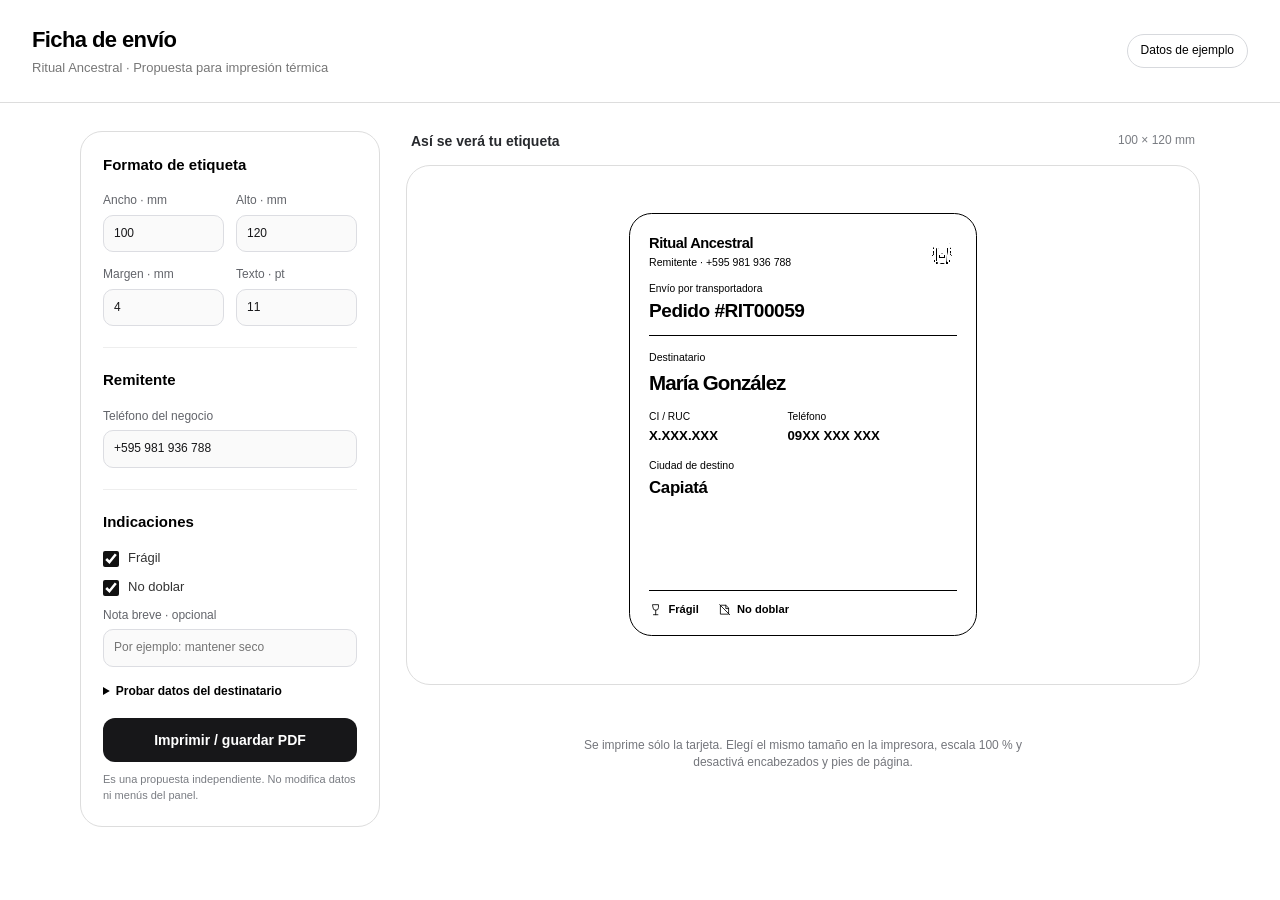
<file: etiqueta-envio.html>
<!doctype html>
<html lang="es"><head><meta charset="utf-8"><meta name="viewport" content="width=device-width,initial-scale=1"><title>Ficha de envío · Ritual Ancestral</title>
<style>
*{box-sizing:border-box}body{margin:0;background:#f3f4f6;color:#171719;font:14px/1.45 -apple-system,BlinkMacSystemFont,'Segoe UI',sans-serif}header{padding:24px 32px;background:#fff;border-bottom:1px solid #e5e6e9;display:flex;align-items:center;justify-content:space-between;gap:16px}h1{font-size:22px;letter-spacing:-.6px;margin:0}header p{margin:3px 0 0;color:#777;font-size:13px}.demo{font-size:12px;border:1px solid #d7d9dd;border-radius:99px;padding:7px 13px;white-space:nowrap}.layout{max-width:1160px;margin:28px auto;display:grid;grid-template-columns:300px minmax(0,1fr);gap:26px;padding:0 20px}.controls{background:#fff;border:1px solid #e5e6e9;border-radius:22px;padding:22px;align-self:start}h2{font-size:15px;margin:0 0 17px}.fields{display:grid;grid-template-columns:1fr 1fr;gap:14px 12px}label{display:block;font-size:12px;color:#62646a}input,select{display:block;width:100%;font:inherit;color:#171719;border:1px solid #dcdde2;background:#fafafa;border-radius:10px;padding:9px 10px;margin-top:5px;min-width:0}input:focus-visible,button:focus-visible{outline:3px solid #c3c5ca;outline-offset:2px}.wide{grid-column:1/-1}hr.ui{border:0;border-top:1px solid #eee;margin:21px 0}.check{display:flex;align-items:center;gap:9px;font-size:13px;color:#333;margin:10px 0}.check input{width:16px;height:16px;accent-color:#111;margin:0}.print{width:100%;border:0;background:#171719;color:#fff;border-radius:12px;padding:12px;font:inherit;font-weight:650;cursor:pointer;margin-top:18px}.print:disabled{opacity:.4;cursor:not-allowed}.hint{font-size:11px;color:#797c82;margin:10px 0 0}.stage{min-width:0;display:flex;flex-direction:column;align-items:center;gap:14px}.stage-head{width:100%;display:flex;align-items:center;justify-content:space-between;color:#797c82;font-size:12px;padding:0 5px}.stage-head strong{font-size:14px;color:#27292d}.preview-area{width:100%;padding:32px 18px;display:flex;justify-content:center;background:#e9eaed;border:1px solid #e0e1e4;border-radius:24px;overflow:auto}.paper{width:100mm;height:150mm;padding:4mm;flex:none;background:#fff;box-shadow:0 10px 32px #161a2420}.label{height:100%;width:100%;border:.4mm solid #000;border-radius:5mm;padding:5mm;display:flex;flex-direction:column;color:#000;background:#fff;font-size:11pt;line-height:1.3;overflow:hidden}.label svg{width:1.3em;height:1.3em;fill:none;stroke:#000;stroke-width:1.8;stroke-linecap:round;stroke-linejoin:round;flex:none}.sender{display:flex;justify-content:space-between;align-items:flex-start;gap:8px}.sender strong{font-size:1.13em;letter-spacing:-.03em;display:block}.sender small{display:block;font-size:.69em;margin-top:3px}.brand-mark{width:9mm;height:9mm;border:.35mm solid #000;border-radius:3mm;display:grid;place-items:center;font-weight:750;font-size:.9em;letter-spacing:-.8px;flex:none}.order{margin-top:5mm;border:.35mm solid #000;border-radius:3mm;padding:2.6mm 3mm;display:flex;align-items:center;justify-content:space-between;gap:8px}.order strong{font-size:1.14em;letter-spacing:-.025em}.label .sub{font-size:.68em;font-weight:500}.divider{border:0;border-top:.25mm solid #000;width:100%;margin:4.5mm 0}.recipient small,.city small,.address small{font-size:.73em;display:block;margin-bottom:1.4mm}.recipient strong{font-size:1.8em;line-height:1.08;letter-spacing:-.04em;font-weight:760;display:block;overflow-wrap:anywhere}.contact{display:grid;gap:2.6mm;margin-top:4.5mm}.contact-row{display:flex;align-items:center;gap:3mm}.contact-row>div{display:flex;flex-direction:column}.contact-row small{font-size:.68em}.contact-row strong{font-size:1em;font-weight:620;overflow-wrap:anywhere}.city{display:flex;gap:3mm;align-items:center;margin-top:5mm}.city strong{font-size:1.6em;letter-spacing:-.03em;line-height:1.1;overflow-wrap:anywhere}.address{margin-top:3mm;font-size:.88em;overflow-wrap:anywhere}.care{margin-top:auto;padding-top:4mm}.care-inner{border-top:.25mm solid #000;padding-top:3mm}.badges{display:flex;gap:2mm;flex-wrap:wrap}.badge{display:inline-flex;align-items:center;gap:1.6mm;border:.3mm solid #000;border-radius:2.4mm;padding:1.5mm 2.3mm;font-size:.78em;font-weight:650}.badge svg{width:1.15em;height:1.15em}.note{font-size:.75em;margin-top:2mm;overflow-wrap:anywhere}.error{color:#a11;font-size:12px;text-align:center;max-width:450px}details{margin-top:16px}summary{cursor:pointer;font-size:12px;font-weight:600}details .fields{margin-top:12px}.print-tip{font-size:12px;color:#74767c;text-align:center;max-width:480px;margin:0}
/* Flat: la jerarquía depende de tipografía y espacio, no de cajas anidadas. */
body{background:#fff;color:#000}header{background:#fff;border-color:#ddd}.controls{border-color:#ddd;box-shadow:none}.preview-area{background:#fff;border:1px solid #ddd}.paper{box-shadow:none}.label{border:.25mm solid #000;border-radius:6mm;padding:5mm;font-weight:400}.sender{align-items:center;flex-direction:row-reverse;justify-content:flex-end;gap:3mm}.sender strong{font-size:1.15em;font-weight:650}.sender small{font-size:.68em}.brand-mark{width:15mm;height:18mm;border:0;border-radius:0;display:block;overflow:hidden}.brand-mark img{display:block;width:100%;height:100%;object-fit:cover;transform:scale(1.35);filter:grayscale(1) contrast(12)}.order{border:0;border-radius:0;padding:0;margin-top:5mm;align-items:center}.order strong{font-size:1.45em;font-weight:700;letter-spacing:-.045em}.order .sub{font-size:.72em;margin-bottom:1mm}.order>svg{display:none}.divider{margin:4mm 0;border-top-width:.2mm}.recipient strong{font-size:1.7em;font-weight:650;letter-spacing:-.045em}.contact{gap:2.5mm;margin-top:4mm}.contact-row strong{font-weight:550}.city{margin-top:4mm}.city strong{font-size:1.45em;font-weight:650}.care{padding-top:3mm}.care-inner{padding-top:3mm;border-top-width:.2mm}.badges{gap:5mm}.badge{border:0;padding:0;border-radius:0;font-weight:550;font-size:.8em}.badge svg{width:1.2em;height:1.2em}.label svg{stroke-width:1.5}.note{margin-top:2.5mm}
/* Tarjeta de envío: marca discreta, datos alineados y separadores interiores. */
.label{padding:5mm;border-radius:6mm;display:flex;flex-direction:column;border:.2mm solid #000;gap:0}
.sender{padding:0 0 3mm;gap:2.5mm;border:0;flex-direction:row;justify-content:space-between}
.brand-mark{width:8mm;height:10mm;flex:none}.sender strong{font-size:1em}.sender small{font-size:.72em}
.order{margin:0 0 4mm;padding:0 0 3mm;border-bottom:.2mm solid #000;display:flex;gap:3mm}
.order>div{display:flex;flex-direction:column;width:100%}.order .sub{font-size:.7em;margin:0 0 1mm}.order strong{font-size:1.3em;letter-spacing:-.025em}
.divider{display:none}.recipient{padding:0 0 4mm}.recipient small{font-size:.72em;margin-bottom:1.5mm}.recipient strong{font-size:1.4em;line-height:1.15}
.contact{display:grid;grid-template-columns:minmax(0,.9fr) minmax(0,1.2fr);gap:3mm;margin:0;padding:0 0 4mm;border:0}
.contact-row{min-width:0}.contact-row small{font-size:.7em;margin-bottom:1mm}.contact-row strong{font-size:.9em;font-weight:600}
.city{margin:0;padding:0 0 4mm;align-items:center;min-height:0}.city small{font-size:.72em}.city strong{font-size:1.15em;line-height:1.2;letter-spacing:-.02em}
.address{margin:0;padding:0 0 3mm;font-size:.85em}
.care{margin-top:auto;padding:3mm 0 0;border-top:.2mm solid #000;min-height:0}.care-inner{border:0;padding:0}.badges{gap:5mm}.badge{font-size:.76em}.note{font-size:.73em}
.contact-row>svg,.city>svg{display:none}
[hidden]{display:none!important}
@media(max-width:760px){header{padding:20px;align-items:flex-start}h1{font-size:19px}.demo{font-size:10px}.layout{grid-template-columns:1fr;padding:0 12px;margin:18px auto;gap:18px}.stage{grid-row:1}.preview-area{justify-content:flex-start;padding:20px 10px}.paper{margin:auto}.controls{padding:20px}.stage-head{padding:0 7px}}
@media print{html,body{margin:0!important;padding:0!important;background:#fff!important}body>header,.controls,.stage-head,.print-tip,.error{display:none!important}.layout,.stage,.preview-area{display:block!important;margin:0!important;padding:0!important;border:0!important;border-radius:0!important;background:#fff!important;overflow:visible!important;max-width:none!important}.paper{margin:0!important;box-shadow:none!important;break-inside:avoid;page-break-after:avoid}.label{print-color-adjust:exact;-webkit-print-color-adjust:exact}}
</style><style id="pageSize">@page{size:100mm 120mm;margin:0}</style></head>
<body><header><div><h1>Ficha de envío</h1><p>Ritual Ancestral · Propuesta para impresión térmica</p></div><span class="demo">Datos de ejemplo</span></header>
<main class="layout"><aside class="controls"><h2>Formato de etiqueta</h2><div class="fields"><label>Ancho · mm<input id="width" type="number" min="50" max="210" value="100"></label><label>Alto · mm<input id="height" type="number" min="70" max="300" value="120"></label><label>Margen · mm<input id="margin" type="number" min="0" max="15" step=".5" value="4"></label><label>Texto · pt<input id="font" type="number" min="7" max="20" step=".5" value="11"></label></div><hr class="ui"><h2>Remitente</h2><label>Teléfono del negocio<input id="senderPhone" value="+595 981 936 788" maxlength="40" placeholder="Tu teléfono"></label><hr class="ui"><h2>Indicaciones</h2><label class="check"><input id="fragile" type="checkbox" checked>Frágil</label><label class="check"><input id="fold" type="checkbox" checked>No doblar</label><label>Nota breve · opcional<input id="note" maxlength="100" placeholder="Por ejemplo: mantener seco"></label><details><summary>Probar datos del destinatario</summary><div class="fields"><label class="wide">Nombre y apellido<input id="name" value="María González" maxlength="90"></label><label>CI / RUC<input id="doc" value="X.XXX.XXX" maxlength="30"></label><label>Teléfono<input id="phone" value="09XX XXX XXX" maxlength="40"></label><label class="wide">Ciudad<input id="city" value="Capiatá" maxlength="60"></label><label class="wide">Dirección · opcional<input id="address" placeholder="Se omite si está vacía" maxlength="130"></label></div></details><button id="print" class="print">Imprimir / guardar PDF</button><p class="hint">Es una propuesta independiente. No modifica datos ni menús del panel.</p></aside>
<section class="stage"><div class="stage-head"><strong>Así se verá tu etiqueta</strong><span id="sizeText">100 × 120 mm</span></div><div class="preview-area"><div class="paper" id="paper"><article class="label" id="label"><div class="sender"><div><strong>Ritual Ancestral</strong><small>Remitente<span id="senderOutput"> · +595 981 936 788</span></small></div><span class="brand-mark"><img src="ritual-simbolo.jpg" alt="Símbolo de Ritual Ancestral"></span></div><div class="order"><div><div class="sub">Envío por transportadora</div><strong id="orderOutput">Pedido #RIT00059</strong></div><svg viewBox="0 0 24 24" aria-hidden="true"><path d="m12 3 9 5v8l-9 5-9-5V8zM3 8l9 5 9-5M12 13v8M7.5 5.5l9 5"/></svg></div><hr class="divider"><div class="recipient"><small>Destinatario</small><strong id="nameOutput">María González</strong></div><div class="contact"><div class="contact-row"><svg viewBox="0 0 24 24" aria-hidden="true"><rect x="3" y="5" width="18" height="14" rx="3"/><circle cx="8" cy="11" r="2"/><path d="M5 16c0-3 6-3 6 0M14 10h4M14 14h4"/></svg><div><small>CI / RUC</small><strong id="docOutput">X.XXX.XXX</strong></div></div><div class="contact-row"><svg viewBox="0 0 24 24" aria-hidden="true"><path d="M7 3H4a1 1 0 0 0-1 1c0 9.4 7.6 17 17 17a1 1 0 0 0 1-1v-3l-5-2-2 2a14 14 0 0 1-7-7l2-2z"/></svg><div><small>Teléfono</small><strong id="phoneOutput">09XX XXX XXX</strong></div></div></div><div class="city"><svg viewBox="0 0 24 24" aria-hidden="true"><path d="M19 10c0 5-7 11-7 11S5 15 5 10a7 7 0 0 1 14 0Z"/><circle cx="12" cy="10" r="2.5"/></svg><div><small>Ciudad de destino</small><strong id="cityOutput">Capiatá</strong></div></div><div class="address" id="addressBlock" hidden><small>Dirección / referencia</small><div id="addressOutput"></div></div><div class="care" id="care"><div class="care-inner"><div class="badges"><span class="badge" id="fragileBadge"><svg viewBox="0 0 24 24" aria-hidden="true"><path d="M7 3h10v5a5 5 0 0 1-10 0zM12 13v8M8 21h8"/></svg>Frágil</span><span class="badge" id="foldBadge"><svg viewBox="0 0 24 24" aria-hidden="true"><path d="M5 4h9l5 5v11H5zM14 4v6h5M3 3l18 18"/></svg>No doblar</span></div><div id="noteOutput" class="note" hidden></div></div></div></article></div></div><p id="warning" class="error" role="status"></p><p class="print-tip">Se imprime sólo la tarjeta. Elegí el mismo tamaño en la impresora, escala 100 % y desactivá encabezados y pies de página.</p></section></main>
<script>
const el=id=>document.getElementById(id);const fields=['width','height','margin','font'];
function update(){let valid=true;for(const id of fields)if(!el(id).checkValidity()||!el(id).value)valid=false;const w=Number(el('width').value),h=Number(el('height').value),m=Number(el('margin').value),f=Number(el('font').value);if(valid){el('paper').style.width=w+'mm';el('paper').style.height=h+'mm';el('paper').style.padding=m+'mm';el('label').style.fontSize=f+'pt';el('sizeText').textContent=w+' × '+h+' mm';el('pageSize').textContent='@page{size:'+w+'mm '+h+'mm;margin:0}';}
for(const id of ['name','doc','phone','city','address','note'])el(id+'Output').textContent=el(id).value.trim();el('senderOutput').textContent=el('senderPhone').value.trim()?' · '+el('senderPhone').value.trim():'';el('addressBlock').hidden=!el('address').value.trim();el('fragileBadge').hidden=!el('fragile').checked;el('foldBadge').hidden=!el('fold').checked;el('noteOutput').hidden=!el('note').value.trim();el('care').hidden=!el('fragile').checked&&!el('fold').checked&&!el('note').value.trim();requestAnimationFrame(()=>{const overflow=el('label').scrollHeight>el('label').clientHeight+1||el('label').scrollWidth>el('label').clientWidth+1;el('warning').textContent=!valid?'Revisá las medidas: ancho 50–210 mm, alto 70–300 mm.':overflow?'El contenido no entra. Aumentá el alto o reducí el texto o los márgenes.':'';el('print').disabled=!valid||overflow;});}
const ref=new URLSearchParams(location.search).get('ref');
let ready=true;
if(ref){
 try{const raw=sessionStorage.getItem(ref);if(!raw)throw Error();const data=JSON.parse(raw);sessionStorage.removeItem(ref);
  for(const id of ['name','doc','phone','city','address'])el(id).value=String(data[id]||'');
  el('orderOutput').textContent='Pedido #'+String(data.code||'—');document.querySelector('.demo').textContent='Ficha de envío';document.querySelector('header p').textContent='Ritual Ancestral · Impresión de etiqueta';document.querySelector('.hint').textContent='Revisá los datos y el tamaño antes de imprimir.';
 }catch{ready=false;document.querySelector('.stage').hidden=true;document.querySelector('.controls').hidden=true;document.querySelector('header p').textContent='Volvé a abrir la ficha desde el pedido en el panel.';}
}
document.querySelectorAll('input').forEach(input=>input.addEventListener('input',update));el('print').onclick=()=>{if(ready)window.print();};if(ready)update();
</script></body></html>
</file>
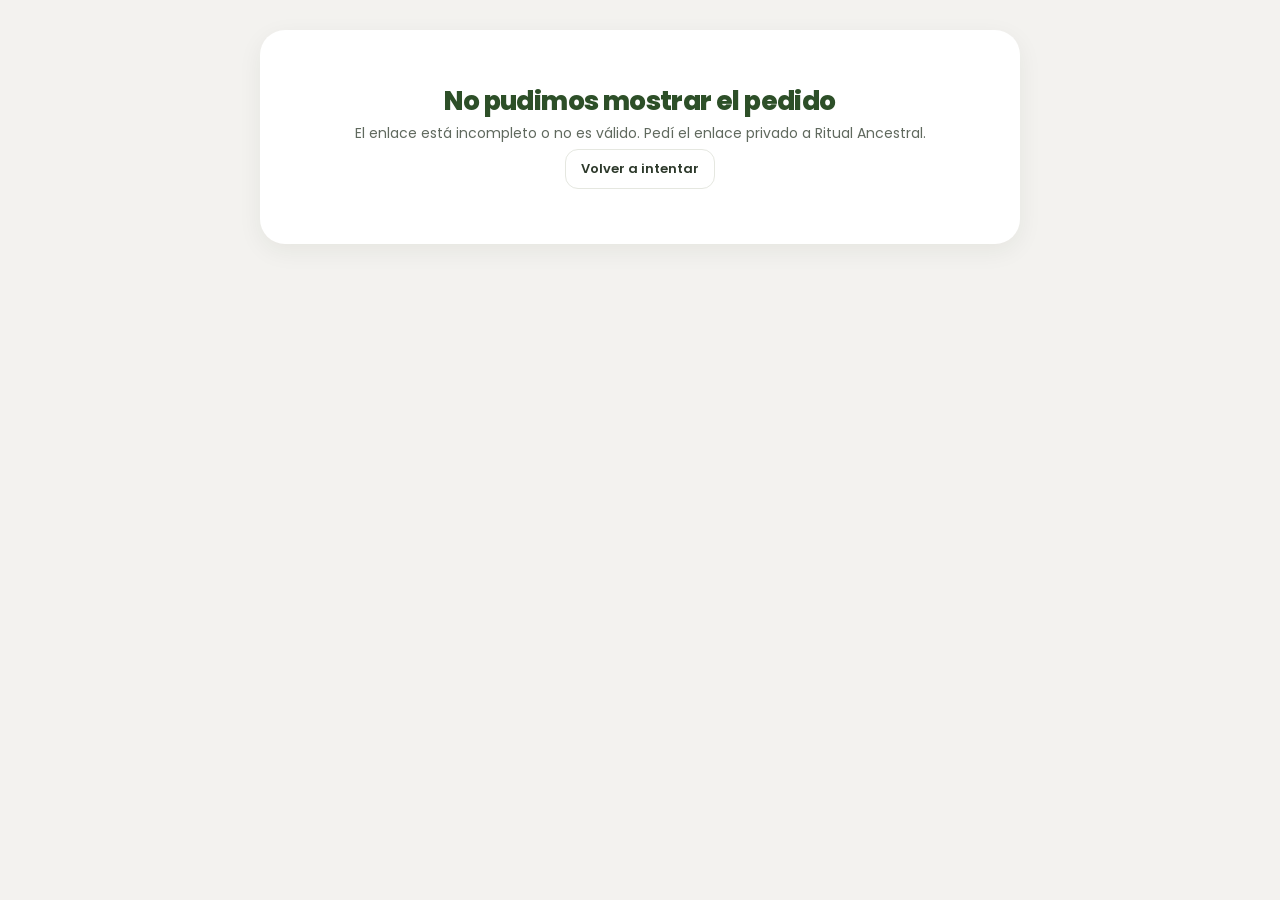
<file: pedido.html>
<!doctype html>
<html lang="es"><head><meta charset="utf-8"><meta name="viewport" content="width=device-width,initial-scale=1"><meta name="referrer" content="no-referrer"><meta name="robots" content="noindex,nofollow,noarchive"><title>Tu pedido · Ritual Ancestral</title><link rel="stylesheet" href="https://fonts.googleapis.com/css2?family=Poppins:wght@400;500;600;700&display=swap"><link rel="stylesheet" href="pedidos.css?v=20260922-2"></head>
<body class="rp-page rp-surface"><main class="rp-wrap" id="rpPublic"><div class="rp-card rp-loading" role="status"><span></span><p>Buscando tu pedido…</p></div></main>
<script src="pedido-config.js"></script><script src="pedidos.js?v=20260922-2"></script>
<script>
(() => {
 const root=document.getElementById('rpPublic'),R=window.RitualPedidos;
 const demo=new URLSearchParams(location.search).get('demo')==='1';
 let demoAdmin=false,model={...R.demo},busy=false;
 const token=new URLSearchParams(location.hash.slice(1)).get('token')||'';
 const valid=/^[0-9a-f]{8}-[0-9a-f]{4}-[0-9a-f]{4}-[0-9a-f]{4}-[0-9a-f]{12}$/.test(token);
 function renderDemo(){root.classList.toggle('rp-admin',demoAdmin);root.innerHTML=`<div class="rp-demo"><strong>Vista de ejemplo · No es un pedido real</strong><div class="rp-actions"><button class="rp-btn" id="rpDemoView">${demoAdmin?'Ver como cliente':'Ver ficha interna'}</button><button class="rp-btn" id="rpDemoNext">Probar siguiente estado</button></div></div>`+(demoAdmin?R.admin(model,true):R.customer(model));document.getElementById('rpDemoView').onclick=()=>{demoAdmin=!demoAdmin;renderDemo();};document.getElementById('rpDemoNext').onclick=()=>{const states=['Recibido','Preparando','Listo','Entregado a transportadora','En camino','Entregado'],next=states[(states.indexOf(R.state(model))+1)%states.length];model.preparacion_estado=['Preparando','Listo'].includes(next)?next:'Nuevo';model.estado_entrega=['Entregado a transportadora','En camino','Entregado'].includes(next)?next:'Pendiente';renderDemo();};root.querySelector('[data-rp="print"]')?.addEventListener('click',()=>window.print());}
 function unavailable(message){root.innerHTML=`<section class="rp-card rp-loading"><h1>No pudimos mostrar el pedido</h1><p>${R.esc(message)}</p><button class="rp-btn" id="rpRetry">Volver a intentar</button></section>`;document.getElementById('rpRetry').onclick=()=>load();}
 async function load(){
  if(busy)return;if(!valid){unavailable('El enlace está incompleto o no es válido. Pedí el enlace privado a Ritual Ancestral.');return;}
  busy=true;const controller=new AbortController(),timeout=setTimeout(()=>controller.abort(),12000);
  try{
   const c=window.RitualPedidoConfig;
   const res=await fetch(c.url+'/rest/v1/rpc/pedido_obtener',{method:'POST',headers:{'Content-Type':'application/json',apikey:c.key,Authorization:'Bearer '+c.key},body:JSON.stringify({p_token:token}),cache:'no-store',referrerPolicy:'no-referrer',signal:controller.signal});
   if(!res.ok)throw new Error('connection');const data=await res.json();
   if(!data){unavailable('Este enlace ya no está disponible. Solicitá uno nuevo a Ritual Ancestral.');return;}
   root.innerHTML=R.customer(data)+`<div class="rp-footer" role="status">Actualizado a las ${new Date().toLocaleTimeString('es-PY',{hour:'2-digit',minute:'2-digit'})} · <button class="rp-btn" id="rpRefresh">Actualizar</button></div>`;
   document.getElementById('rpRefresh').onclick=()=>load();
  }catch(e){unavailable('No se pudo conectar. Revisá tu conexión y volvé a intentar.');}finally{clearTimeout(timeout);busy=false;}
 }
 if(demo)renderDemo();else{load();setInterval(()=>{if(!document.hidden)load();},30000);document.addEventListener('visibilitychange',()=>{if(!document.hidden)load();});}
})();
</script></body></html>
</file>
<file: pedidos.css>
/* Aislado: no modifica la distribución de los menús del panel. */
.rp-surface{--rp-bg:#f3f4f6;--rp-card:#fff;--rp-text:#202124;--rp-muted:#777a82;--rp-line:#e8e9ed;--rp-blue:var(--brand);--rp-green:#5eaa21;font-family:-apple-system,BlinkMacSystemFont,'Segoe UI',sans-serif;color:var(--rp-text);font-size:14px;line-height:1.5;box-sizing:border-box;text-align:left}
.rp-surface *{box-sizing:border-box}
.rp-page{margin:0;background:#f3f4f6;min-height:100dvh;padding:30px 18px}
.rp-wrap{width:min(100%,760px);margin:auto}
.rp-admin{width:min(100%,1120px)}
.rp-card{background:var(--rp-card);border:1px solid var(--rp-line);border-radius:25px;padding:25px;margin-bottom:18px;box-shadow:0 3px 12px #17203304}
.rp-surface h1{font-size:26px;line-height:1.25;letter-spacing:-.6px;margin:0;font-weight:750}
.rp-surface h2{font-size:17px;letter-spacing:-.2px;margin:0 0 20px;font-weight:700}
.rp-surface p{margin:5px 0;color:var(--rp-muted)}
.rp-brand{display:flex;align-items:center;gap:15px;margin-bottom:25px}
.rp-brand img{width:62px;height:62px;object-fit:contain;border-radius:17px}
.rp-brand strong{font-size:20px;letter-spacing:-.4px}.rp-brand small{display:block;color:var(--rp-muted);font-size:12px}
.rp-order-id{font-size:21px;font-weight:720;letter-spacing:-.4px}.rp-date{font-size:13px;color:var(--rp-muted);margin-top:4px}
.rp-divider{border:0;border-top:1px solid var(--rp-line);margin:23px 0}
.rp-items{list-style:none;padding:0;margin:0}.rp-item{display:flex;align-items:center;gap:14px;padding:14px 0;border-bottom:1px dashed var(--rp-line)}.rp-item:last-child{border:0}
.rp-item-icon{display:grid;place-items:center;width:42px;height:42px;background:var(--rp-bg);border-radius:13px;flex:none;color:var(--rp-blue)}
.rp-item-name{font-weight:650;overflow-wrap:anywhere}.rp-item small{display:block;color:var(--rp-muted)}.rp-item-price{margin-left:auto;white-space:nowrap;font-weight:650}
.rp-line{display:flex;justify-content:space-between;align-items:baseline;gap:18px;padding:6px 0}.rp-line>span{color:var(--rp-muted)}.rp-line strong{font-weight:620;text-align:right;white-space:nowrap}.rp-total{border-top:1px solid var(--rp-line);margin-top:12px;padding-top:16px;font-size:20px}.rp-total>span{color:var(--rp-text);font-weight:700}.rp-balance{color:var(--rp-blue)}
.rp-grid{display:grid;grid-template-columns:repeat(2,minmax(0,1fr));gap:19px 24px}.rp-grid small{display:block;font-size:12px;color:var(--rp-muted);margin-bottom:5px}.rp-grid strong{display:block;overflow-wrap:anywhere;font-weight:600}.rp-grid .rp-wide{grid-column:1/-1}
.rp-timeline{list-style:none;display:flex;margin:0;padding:6px 0 0;align-items:flex-start}.rp-step{flex:1;min-width:0;text-align:center;position:relative;font-size:12px;color:#92969e}
.rp-step:before{content:'';position:absolute;top:16px;height:4px;border-radius:3px;background:var(--rp-line);left:-50%;right:50%}.rp-step:first-child:before{display:none}.rp-step.done:before{background:var(--rp-green)}
.rp-dot{position:relative;z-index:1;display:grid;place-items:center;width:34px;height:34px;border:3px solid var(--rp-line);background:var(--rp-card);border-radius:50%;margin:0 auto 11px;color:white;font-size:21px;font-weight:600}
.rp-step.done .rp-dot{background:var(--rp-green);border-color:var(--rp-green)}.rp-step.current{color:var(--rp-text);font-weight:650}.rp-step.current .rp-dot:after{content:'';position:absolute;inset:-4px;border-radius:50%;border:6px solid #71ad2435;animation:rp-pulse 2.2s ease-out infinite}
@keyframes rp-pulse{0%,100%{transform:scale(1);opacity:.65}60%{transform:scale(1.32);opacity:0}}
.rp-notice{padding:11px 14px;background:#fff5e6;color:#885009;border-radius:14px;margin-bottom:16px;font-size:13px}.rp-notice.error{background:#fff0f0;color:#b42525}.rp-demo{display:flex;justify-content:space-between;align-items:center;flex-wrap:wrap;gap:9px;border:1px dashed #b9cdeb;background:#edf4ff;color:#315d97;margin-bottom:18px;border-radius:16px;padding:12px 15px;font-size:12px}
.rp-actions{display:flex;flex-wrap:wrap;gap:8px;align-items:center}.rp-btn,.rp-surface button.rp-btn{appearance:none;border:1px solid var(--rp-line);border-radius:13px;background:var(--rp-card);color:var(--rp-text);padding:10px 15px;min-height:40px;font:inherit;font-size:13px;font-weight:600;cursor:pointer;text-decoration:none;display:inline-flex;align-items:center;justify-content:center;gap:6px;line-height:1.2;box-shadow:none}
.rp-btn.primary{background:var(--rp-blue)!important;border-color:var(--rp-blue)!important;color:white!important}.rp-btn.danger{color:#c83e37!important}.rp-btn:hover{filter:brightness(.97)}.rp-btn:disabled{opacity:.45;cursor:not-allowed}.rp-btn:focus-visible,.rp-surface select:focus-visible{outline:3px solid color-mix(in srgb,var(--brand) 38%,transparent);outline-offset:3px}
.rp-header{display:flex;justify-content:space-between;gap:18px;align-items:flex-start;margin-bottom:22px;flex-wrap:wrap}.rp-tag{display:inline-block;font-size:12px;border-radius:999px;padding:5px 10px;background:#edf4ff;color:#2467ca}.rp-heading-row{display:flex;align-items:center;gap:12px;flex-wrap:wrap;margin-bottom:5px}
.rp-tag[data-state]{font-weight:650}
.rp-tag[data-state="Recibido"]{color:#076786;background:#d9f2fb}
.rp-tag[data-state="Preparando"]{color:#925600;background:#fff0d3}
.rp-tag[data-state="Listo"]{color:#2457c5;background:#e1eaff}
.rp-tag[data-state="En camino"]{color:#6d3da6;background:#efe4fc}
.rp-tag[data-state="Entregado"]{color:#21713c;background:#e0f3e5}
.rp-tag[data-state="Cancelado"]{color:#b02c32;background:#fde5e7}
.rp-columns{display:grid;grid-template-columns:minmax(0,1.5fr) minmax(260px,1fr);gap:18px;align-items:start}.rp-columns .rp-card{margin-bottom:18px}
.rp-surface select{font:inherit;font-size:13px;min-height:42px;padding:8px 10px;border:1px solid var(--rp-line);border-radius:12px;background:var(--rp-card);color:var(--rp-text);max-width:100%}
.rp-modal{position:fixed;inset:0;margin:auto;border:0;background:var(--rp-bg);border-radius:26px;width:70vw;max-width:none;max-height:70dvh;padding:26px;box-shadow:0 24px 100px #0003;overflow:auto}
@media screen and (min-width:701px){.rp-modal{zoom:1;width:68vw;height:86dvh;max-height:86dvh}}
.rp-modal::backdrop{background:#11182770;backdrop-filter:blur(6px)}.rp-close{float:right;margin-left:12px}.rp-modal:not([open]){display:none}
.rp-footer{text-align:center;color:var(--rp-muted);font-size:11px;padding:5px 0 15px}.rp-mini{font:inherit;font-size:11px;color:var(--brand);background:color-mix(in srgb,var(--brand) 5%,transparent);border:1px solid color-mix(in srgb,var(--brand) 13%,transparent);border-radius:10px;min-height:29px;padding:4px 9px;cursor:pointer;margin-top:7px}.rp-inline-code{font-size:11px;color:var(--brand);font-weight:650;margin-right:8px;white-space:nowrap}
.rp-loading{text-align:center;padding:55px 20px}.rp-loading span{display:inline-block;width:24px;height:24px;border:3px solid color-mix(in srgb,var(--brand) 17%,transparent);border-top-color:var(--brand);border-radius:50%;animation:rp-spin .8s linear infinite}@keyframes rp-spin{to{transform:rotate(360deg)}}
html.dark .rp-modal{--rp-bg:#171719;--rp-card:#242426;--rp-text:#f5f5f7;--rp-muted:#a8abb1;--rp-line:#39393d;color-scheme:dark}
@media(max-width:700px){.rp-page{padding:16px 12px}.rp-card{border-radius:22px;padding:21px 18px}.rp-columns{grid-template-columns:1fr;gap:0}.rp-modal{padding:17px;width:calc(100% - 14px);max-height:calc(100dvh - 14px);border-radius:22px}.rp-surface h1{font-size:23px}.rp-timeline{margin-inline:-5px}.rp-step{font-size:10px}.rp-dot{width:30px;height:30px;font-size:18px}.rp-step:before{top:14px}.rp-brand img{width:54px;height:54px}.rp-brand strong{font-size:18px}.rp-grid{gap:18px 15px}.rp-header{gap:14px}.rp-header .rp-actions{width:100%}.rp-item-price{font-size:12px}.rp-total{font-size:19px}}
@media(max-width:370px){.rp-grid{grid-template-columns:1fr}.rp-item{gap:8px}.rp-item-icon{width:32px;height:36px}.rp-actions .rp-btn{padding:9px 10px}}
@media(prefers-reduced-motion:reduce){.rp-surface *, .rp-surface *:after{animation:none!important;transition:none!important}}
@media print{body>*{display:none!important}body>.rp-modal[open],body.rp-page>main{display:block!important}.rp-modal{position:static;max-height:none;width:100%;padding:0;overflow:visible;box-shadow:none}.rp-no-print,.rp-actions,.rp-close,.rp-demo{display:none!important}.rp-card{break-inside:avoid;box-shadow:none}.rp-columns{display:block}}

/* Controles de estado visibles incluso sobre tarjetas blancas y en foco. */
.rp-surface .rp-actions select{flex:1 1 210px;min-width:0;min-height:46px;padding:9px 38px 9px 14px;border:1px solid #c8d2c8!important;border-radius:14px;background:#f3f5f1!important;color:#253829!important;box-shadow:inset 0 1px 2px #172b1808}
.rp-surface .rp-actions select:hover{border-color:#91a895!important;background:#eef3ed!important}
.rp-surface .rp-actions select:focus-visible{border-color:var(--rp-blue)!important;outline:2px solid color-mix(in srgb,var(--rp-blue) 32%,transparent);outline-offset:2px}
html.dark .rp-surface .rp-actions select{background:#343a34!important;border-color:#69736a!important;color:#f3f6ef!important}

/* Seguimiento público: identidad visual coherente con el panel. */
.rp-surface{--brand:#79d66b;--rp-bg:#f3f2ef;--rp-card:#fff;--rp-text:#2d392b;--rp-muted:#60695e;--rp-line:#e5e7e0;--rp-blue:#526f00;--rp-green:#33834c;font-family:'Poppins',sans-serif}
.rp-page{background:var(--rp-bg)}
.rp-card{border:0;border-radius:25px;box-shadow:0 7px 24px #20281410}
.rp-brand img{background:#f2f5e9}
.rp-brand strong,.rp-surface h1,.rp-surface h2,.rp-order-id{color:#2d4f28}
.rp-item-icon{background:#edf4e7;color:#2d4f28}
.rp-demo{background:#edf4e7;border-color:#cbdcbf;color:#2d4f28}
.rp-tag{background:#edf4e7;color:#2d4f28}
.rp-btn.primary{background:#526f00!important;border-color:#526f00!important;color:#fff!important}
.rp-btn:focus-visible,.rp-surface select:focus-visible{outline-color:#526f00}
.rp-step.current .rp-dot:after{border-color:#79d66b55}
.rp-surface .rp-loading{color:var(--rp-text)}
/* Un símbolo propio por etapa, sin checks gigantes ni animación distractora. */
.rp-timeline{gap:0}
.rp-step{line-height:1.25;overflow-wrap:anywhere}
.rp-step-label{display:block;max-width:108px;margin:auto}
.rp-dot{width:40px;height:40px;border-width:2px;color:#89928b;font-size:initial;transition:background .18s ease,border-color .18s ease}
.rp-dot svg{width:20px;height:20px;display:block}
.rp-step:before{top:19px;height:3px}
.rp-step.done .rp-dot{background:#e8f4e8;border-color:#45935b;color:#286f42}
.rp-step.current .rp-dot{background:#2d7c49;border-color:#2d7c49;color:white;box-shadow:0 0 0 5px #e3f2e5}
.rp-step.current .rp-dot:after{display:none}
.rp-tag[data-state="Entregado a transportadora"]{color:#285a8a;background:#e4f1fa}
@media(max-width:700px){.rp-timeline{margin-inline:-9px}.rp-step{font-size:9px}.rp-dot{width:30px;height:30px;margin-bottom:8px}.rp-dot svg{width:16px;height:16px}.rp-step:before{top:14px;height:2px}}
@media(max-width:700px){.rp-card{padding:20px 17px}.rp-page{padding:16px 12px}}
</file>
